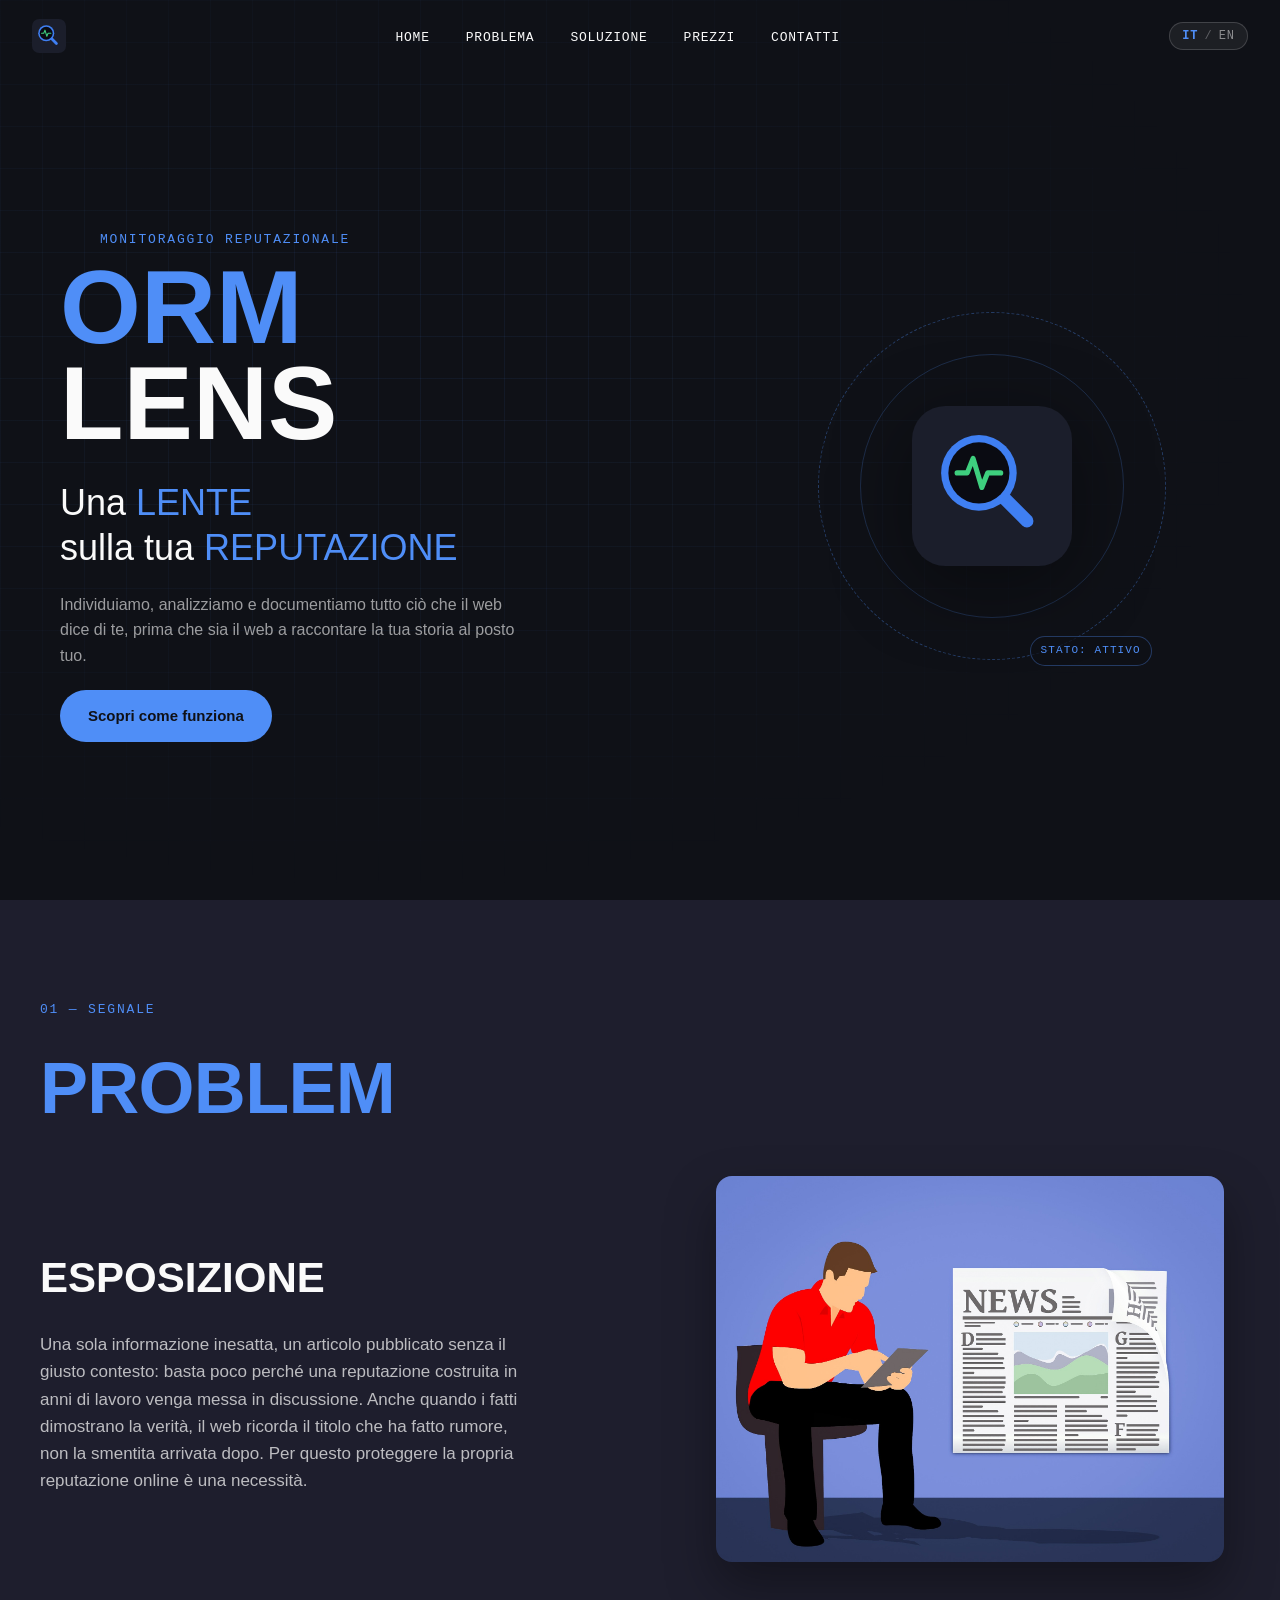
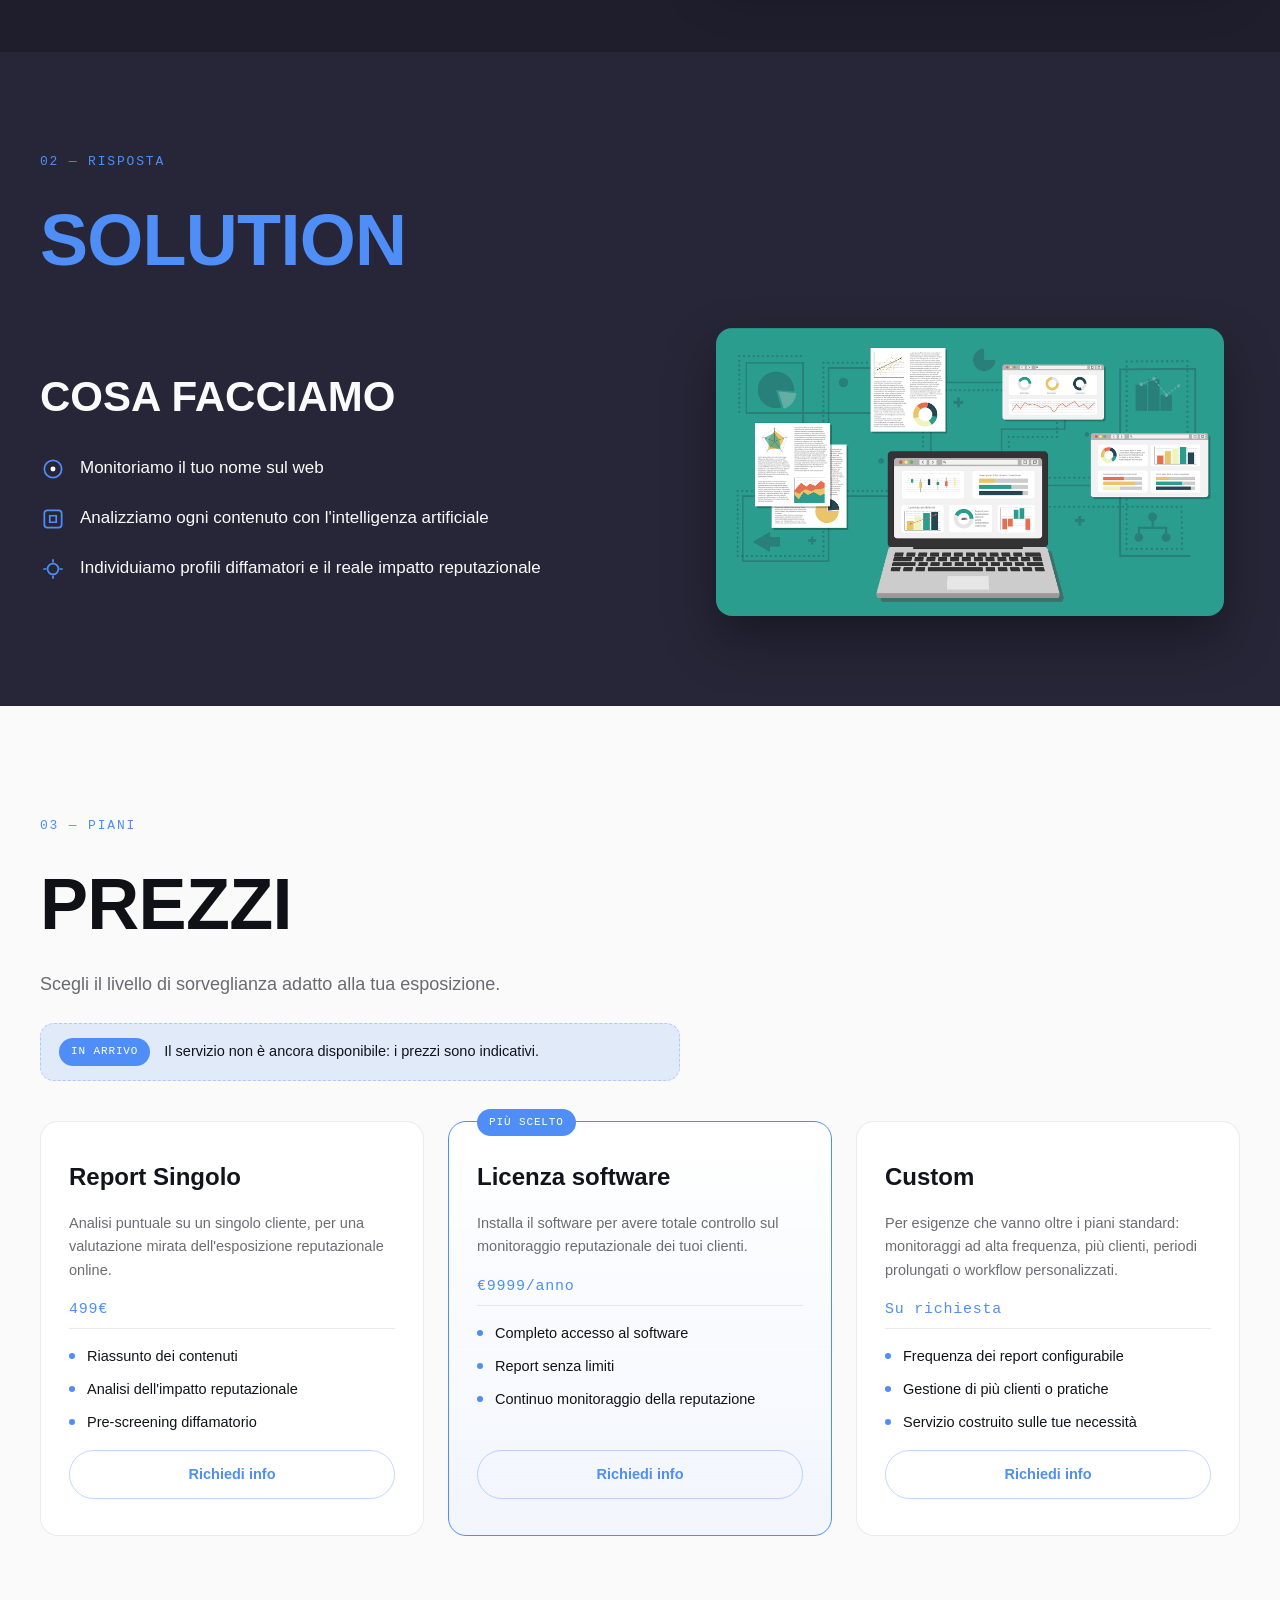
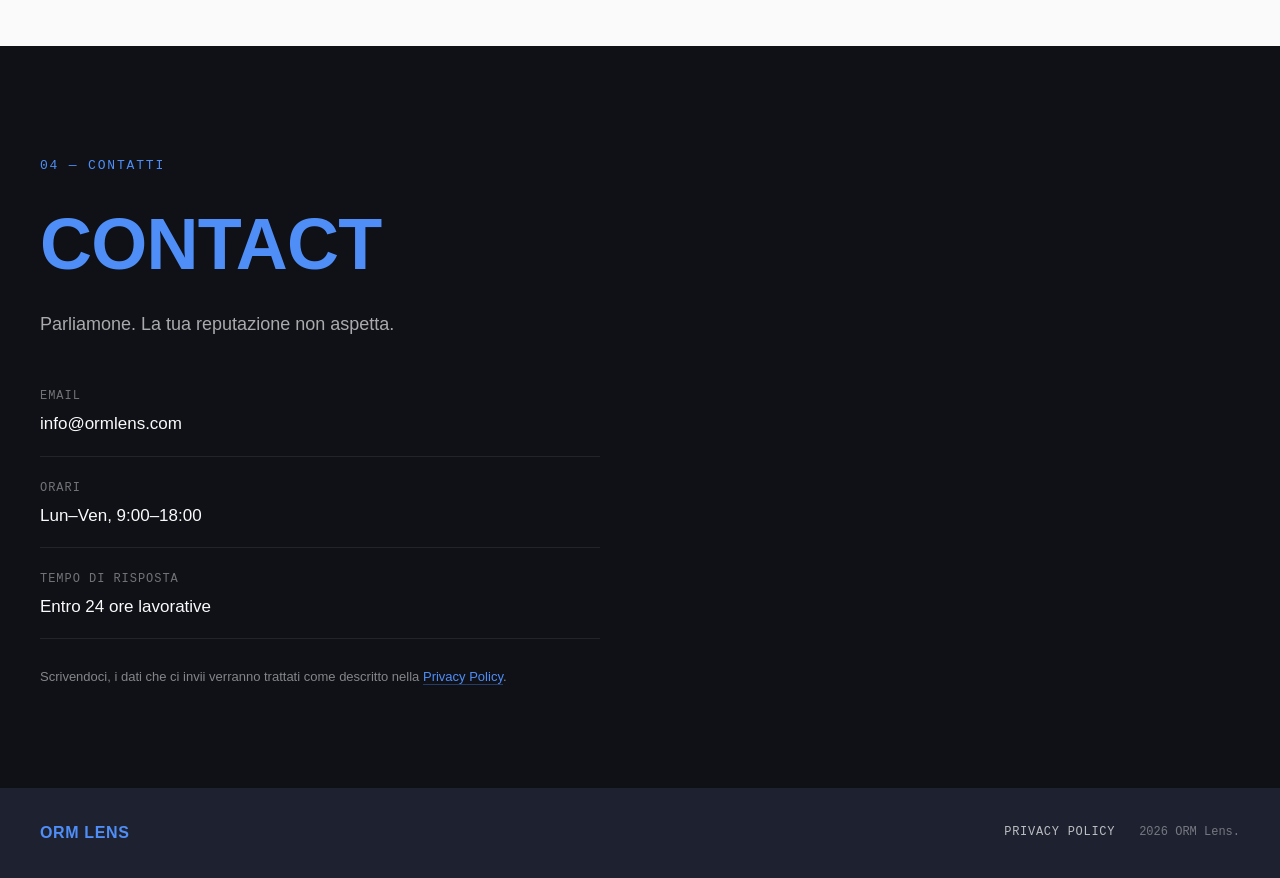
<file: index.html>
<!DOCTYPE html>
<html lang="it">
<head>
  <meta charset="UTF-8">
  <meta name="viewport" content="width=device-width, initial-scale=1.0">
  <title>ORM Lens — Monitoraggio reputazionale</title>
  <meta name="description" content="ORM Lens: individuiamo, analizziamo e documentiamo tutto ciò che il web dice di te.">
  <link rel="icon" href="materials/logo.svg" type="image/svg+xml">


  <link rel="stylesheet" href="style.css">
</head>
<body>

  <!-- ============ NAVBAR ============ -->
  <nav class="navbar" id="navbar">
    <a href="#home" class="logo">
      <img src="materials/logo.svg" class="logo_image" alt="ORM Lens">
    </a>

    <ul class="nav-links" id="navLinks">
      <li class="menu_button"><a href="#home" data-i18n="nav_home">Home</a></li>
      <li class="menu_button"><a href="#problem" data-i18n="nav_problem">Problema</a></li>
      <li class="menu_button"><a href="#solution" data-i18n="nav_solution">Soluzione</a></li>
      <li class="menu_button"><a href="#pricing" data-i18n="nav_pricing">Prezzi</a></li>
      <li class="menu_button"><a href="#contact" data-i18n="nav_contact">Contatti</a></li>
    </ul>

    <div class="nav_controls">
      <button type="button" class="lang_switch" id="langSwitch" aria-label="Cambia lingua / Change language">
        <span class="lang_option is-active" data-lang="it">IT</span>
        <span class="lang_divider">/</span>
        <span class="lang_option" data-lang="en">EN</span>
      </button>
      <button type="button" class="burger" id="burger" aria-label="Menu" aria-expanded="false">
        <span></span><span></span><span></span>
      </button>
    </div>
  </nav>

  <!-- ============ HERO ============ -->
  <div class="hero" id="home">
    <div class="scan_grid" aria-hidden="true"></div>

    <div class="left_column">
      <p class="eyebrow reveal" data-i18n="hero_eyebrow">MONITORAGGIO REPUTAZIONALE</p>

      <div class="title_name reveal">
        <h1 class="name_1">ORM</h1>
        <h1 class="name_2">LENS</h1>
      </div>

      <div class="description_label reveal">
        <p class="description">
          <span data-i18n="hero_line1">Una</span>
          <span class="accent_word" data-i18n="hero_word1">LENTE</span>
          <br>
          <span data-i18n="hero_line2">sulla tua</span>
          <span class="accent_word" data-i18n="hero_word2">REPUTAZIONE</span>
        </p>
        <p class="hero_sub" data-i18n="hero_sub">Individuiamo, analizziamo e documentiamo tutto ciò che il web dice di te, prima che sia il web a raccontare la tua storia al posto tuo.</p>
        <a href="#problem" class="cta_button" data-i18n="hero_cta">Scopri come funziona</a>
      </div>
    </div>

    <div class="right_column">
      <div class="lens_frame reveal">
        <div class="lens_ring ring_outer" aria-hidden="true"></div>
        <div class="lens_ring ring_mid" aria-hidden="true"></div>
        <div class="lens_sweep" aria-hidden="true"></div>
        <img src="materials/logo.svg" class="logo_principal" alt="ORM Lens logo">
        <span class="lens_tag" data-i18n="hero_status">STATO: ATTIVO</span>
      </div>
    </div>
  </div>

  <!-- ============ PROBLEM ============ -->
  <section class="problem" id="problem">
    <p class="eyebrow eyebrow_dark reveal">01 — <span data-i18n="problem_eyebrow">SEGNALE</span></p>
    <h2 class="section_title reveal">PROBLEM</h2>

    <div class="horizontal_section">
      <div class="problem1 reveal">
        <h3 class="exposure" data-i18n="problem_heading">ESPOSIZIONE</h3>
        <p class="problem_description" data-i18n="problem_body">Una sola informazione inesatta, un articolo pubblicato senza il giusto contesto: basta poco perché una reputazione costruita in anni di lavoro venga messa in discussione. Anche quando i fatti dimostrano la verità, il web ricorda il titolo che ha fatto rumore, non la smentita arrivata dopo. Per questo proteggere la propria reputazione online è una necessità.</p>
      </div>
      <div class="problem2 reveal">
        <img src="materials/news_problem.jpg" class="news_image" alt="Rassegna stampa">
      </div>
    </div>
  </section>

  <!-- ============ SOLUTION ============ -->
  <section class="solution" id="solution">
    <p class="eyebrow eyebrow_dark reveal">02 — <span data-i18n="solution_eyebrow">RISPOSTA</span></p>
    <h2 class="section_title reveal">SOLUTION</h2>

    <div class="horizontal_section">
      <div class="solution1 reveal">
        <h3 class="exposure" data-i18n="solution_heading">COSA FACCIAMO</h3>
        <ul class="service_list">
          <li class="point">
            <svg class="point_icon" viewBox="0 0 24 24" aria-hidden="true"><circle cx="12" cy="12" r="8"/><circle cx="12" cy="12" r="2.3" fill="currentColor" stroke="none"/></svg>
            <span data-i18n="solution_point1">Monitoriamo il tuo nome sul web</span>
          </li>
          <li class="point">
            <svg class="point_icon" viewBox="0 0 24 24" aria-hidden="true"><rect x="4" y="4" width="16" height="16" rx="3"/><path d="M9 9h6v6H9z"/></svg>
            <span data-i18n="solution_point2">Analizziamo ogni contenuto con l'intelligenza artificiale</span>
          </li>
          <li class="point">
            <svg class="point_icon" viewBox="0 0 24 24" aria-hidden="true"><path d="M12 3v3M12 18v3M3 12h3M18 12h3"/><circle cx="12" cy="12" r="5"/></svg>
            <span data-i18n="solution_point3">Individuiamo profili diffamatori e il reale impatto reputazionale</span>
          </li>
        </ul>
      </div>
      <div class="solution2 reveal">
        <img src="materials/solution.png" class="solution_img" alt="Dashboard di analisi">
      </div>
    </div>
  </section>

  <!-- ============ PRICING ============ -->
  <section class="pricing" id="pricing">
    <p class="eyebrow reveal">03 — <span data-i18n="pricing_eyebrow">PIANI</span></p>
    <h2 class="section_title section_title_light reveal" data-i18n="pricing_title">PREZZI</h2>
    <p class="section_subtitle reveal" data-i18n="pricing_subtitle">Scegli il livello di sorveglianza adatto alla tua esposizione.</p>
    <p class="soon_notice reveal">
      <span class="soon_badge" data-i18n="soon_badge">In arrivo</span>
      <span data-i18n="soon_text">Il servizio non è ancora disponibile: i prezzi sono indicativi.</span>
    </p>

    <div class="pricing_grid">
      <div class="price_card reveal">
        <h3 class="price_name" data-i18n="plan1_name">Report Singolo</h3>
        <p class="price_desc" data-i18n="plan1_desc">Analisi puntuale su un singolo cliente, per una valutazione mirata dell'esposizione reputazionale online.</p>
        <p class="price_value" data-i18n="plan1_price">499€</p>
        <ul class="price_features">
          <li data-i18n="plan1_f1">Riassunto dei contenuti</li>
          <li data-i18n="plan1_f2">Analisi dell'impatto reputazionale</li>
          <li data-i18n="plan1_f3">Pre-screening diffamatorio</li>
        </ul>
        <a href="#contact" class="price_cta" data-i18n="plan_cta">Richiedi info</a>
      </div>

      <div class="price_card price_card_featured reveal">
        <p class="price_badge" data-i18n="plan2_badge">Più scelto</p>
        <h3 class="price_name" data-i18n="plan2_name">Licenza software</h3>
        <p class="price_desc" data-i18n="plan2_desc">Installa il software per avere totale controllo sul monitoraggio reputazionale dei tuoi clienti.</p>
        <p class="price_value" data-i18n="plan2_price">€9999/anno</p>
        <ul class="price_features">
          <li data-i18n="plan2_f1">Completo accesso al software</li>
          <li data-i18n="plan2_f2">Report senza limiti</li>
          <li data-i18n="plan2_f3">Continuo monitoraggio della reputazione</li>
        </ul>
        <a href="#contact" class="price_cta" data-i18n="plan_cta">Richiedi info</a>
      </div>

      <div class="price_card reveal">
        <h3 class="price_name" data-i18n="plan3_name">Custom</h3>
        <p class="price_desc" data-i18n="plan3_desc">Per esigenze che vanno oltre i piani standard: monitoraggi ad alta frequenza, più clienti, periodi prolungati o workflow personalizzati.</p>
        <p class="price_value" data-i18n="plan3_price">Su richiesta</p>
        <ul class="price_features">
          <li data-i18n="plan3_f1">Frequenza dei report configurabile</li>
          <li data-i18n="plan3_f2">Gestione di più clienti o pratiche</li>
          <li data-i18n="plan3_f3">Servizio costruito sulle tue necessità</li>
        </ul>
        <a href="#contact" class="price_cta" data-i18n="plan_cta">Richiedi info</a>
      </div>
    </div>
  </section>

  <!-- ============ CONTACT ============ -->
  <section class="contact" id="contact">
    <p class="eyebrow eyebrow_dark reveal">04 — <span data-i18n="contact_eyebrow">CONTATTI</span></p>
    <h2 class="section_title reveal">CONTACT</h2>
    <p class="section_subtitle section_subtitle_dark reveal" data-i18n="contact_subtitle">Parliamone. La tua reputazione non aspetta.</p>

    <div class="contact_grid">

      <div class="contact_info reveal">
        <div class="info_row">
          <span class="info_label" data-i18n="contact_email_row_label">Email</span>
          <span class="info_value"><a href="mailto:info@ormlens.com">info@ormlens.com</a></span>
        </div>
        <div class="info_row">
          <span class="info_label" data-i18n="contact_hours_label">Orari</span>
          <span class="info_value" data-i18n="contact_hours_value">Lun–Ven, 9:00–18:00</span>
        </div>
        <div class="info_row">
          <span class="info_label" data-i18n="contact_response_label">Tempo di risposta</span>
          <span class="info_value" data-i18n="contact_response_value">Entro 24 ore lavorative</span>
        </div>
      </div>
    </div>

    <p class="contact_privacy_note reveal">
      <span data-i18n="contact_privacy_note">Scrivendoci, i dati che ci invii verranno trattati come descritto nella</span>
      <a href="privacy.html" data-i18n="footer_privacy">Privacy Policy</a>.
    </p>
  </section>

  <!-- ============ FOOTER ============ -->
  <footer class="footer">
    <span class="footer_brand">ORM LENS</span>
    <div class="footer_meta">
      <a href="privacy.html" class="footer_link" data-i18n="footer_privacy">Privacy Policy</a>
      <span class="footer_copy" data-i18n="footer_copy"> 2026 ORM Lens.</span>
    </div>
  </footer>

  <script src="main.js"></script>
</body>
</html>
</file>
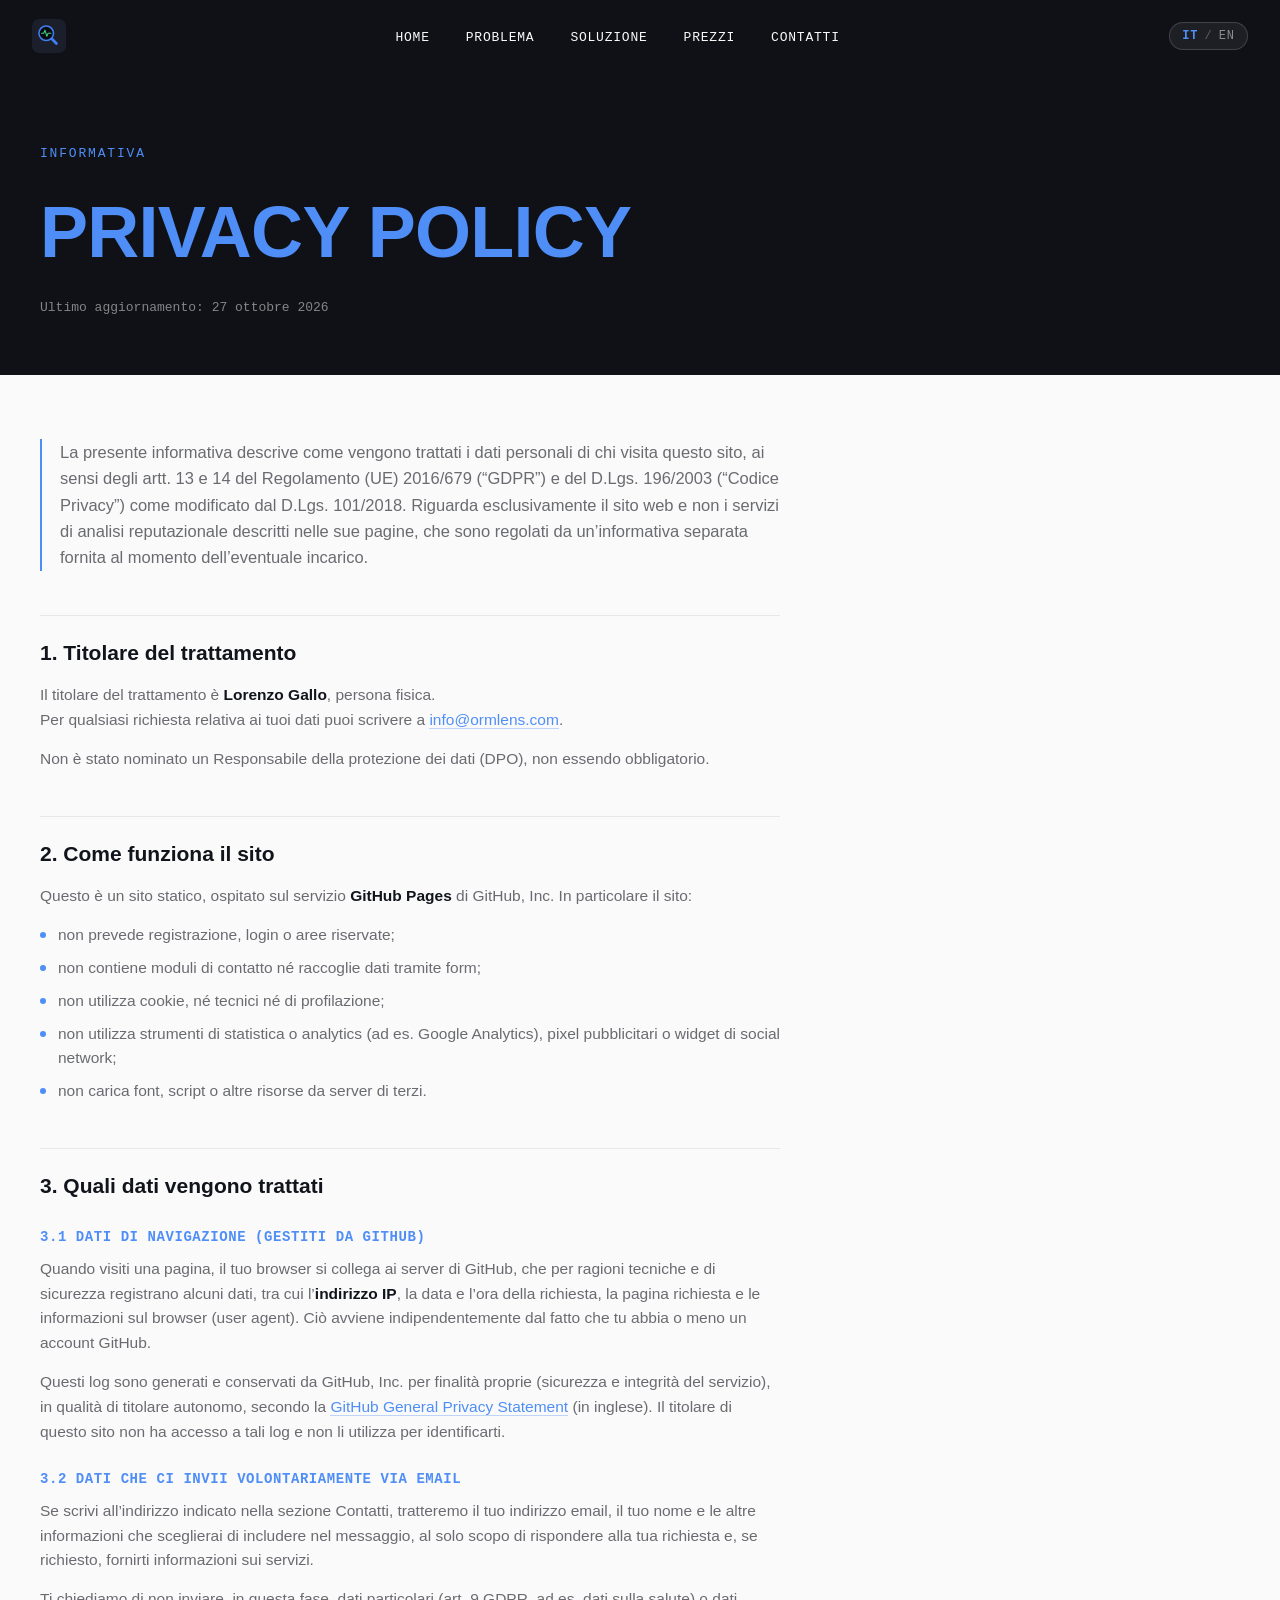
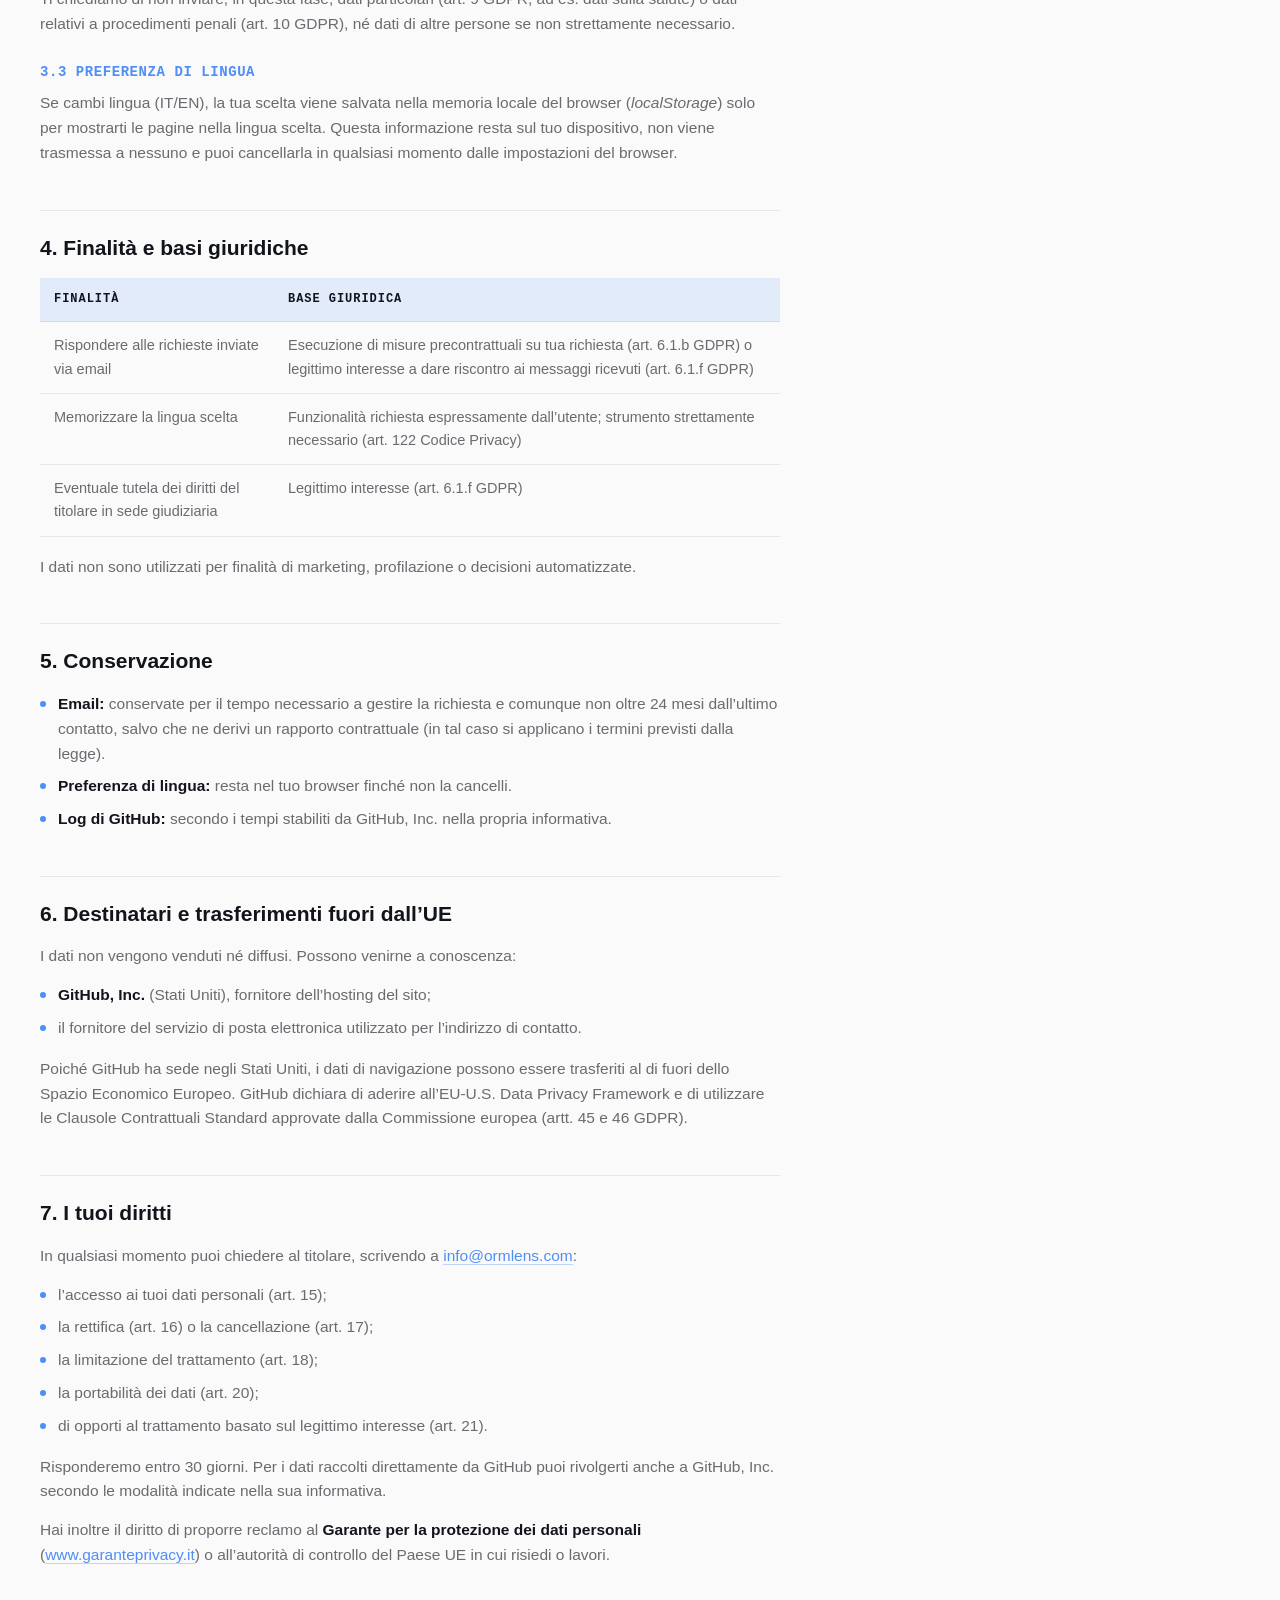
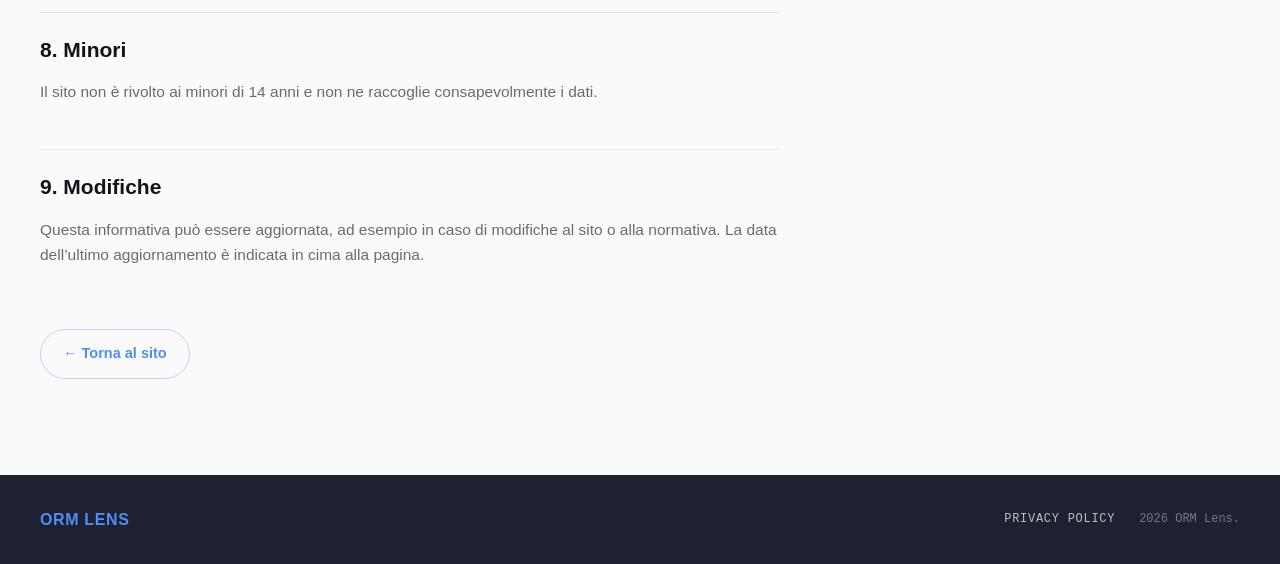
<file: privacy.html>
<!DOCTYPE html>
<html lang="it">
<head>
  <meta charset="UTF-8">
  <meta name="viewport" content="width=device-width, initial-scale=1.0">
  <title>Privacy Policy — ORM Lens</title>
  <meta name="description" content="Informativa sul trattamento dei dati personali del sito ORM Lens.">
  <meta name="robots" content="index, follow">
  <link rel="icon" href="materials/logo.svg" type="image/svg+xml">
  <link rel="stylesheet" href="style.css">
</head>
<body class="legal_page">

  <!-- ============ NAVBAR ============ -->
  <nav class="navbar scrolled" id="navbar">
    <a href="index.html#home" class="logo">
      <img src="materials/logo.svg" class="logo_image" alt="ORM Lens">
    </a>

    <ul class="nav-links" id="navLinks">
      <li class="menu_button"><a href="index.html#home" data-i18n="nav_home">Home</a></li>
      <li class="menu_button"><a href="index.html#problem" data-i18n="nav_problem">Problema</a></li>
      <li class="menu_button"><a href="index.html#solution" data-i18n="nav_solution">Soluzione</a></li>
      <li class="menu_button"><a href="index.html#pricing" data-i18n="nav_pricing">Prezzi</a></li>
      <li class="menu_button"><a href="index.html#contact" data-i18n="nav_contact">Contatti</a></li>
    </ul>

    <div class="nav_controls">
      <button type="button" class="lang_switch" id="langSwitch" aria-label="Cambia lingua / Change language">
        <span class="lang_option is-active" data-lang="it">IT</span>
        <span class="lang_divider">/</span>
        <span class="lang_option" data-lang="en">EN</span>
      </button>
      <button type="button" class="burger" id="burger" aria-label="Menu" aria-expanded="false">
        <span></span><span></span><span></span>
      </button>
    </div>
  </nav>

  <!-- ============ HEADER ============ -->
  <header class="legal_hero">
    <div class="scan_grid" aria-hidden="true"></div>
    <p class="eyebrow" data-i18n="privacy_eyebrow">INFORMATIVA</p>
    <h1 class="section_title">PRIVACY POLICY</h1>
    <p class="legal_updated" data-i18n="privacy_updated">Ultimo aggiornamento: 27 ottobre 2026</p>
  </header>

  <main class="legal_body">

    <!-- ===================== ITALIANO ===================== -->
    <article class="legal_content" data-lang-block="it" lang="it">

      <p class="legal_intro">
        La presente informativa descrive come vengono trattati i dati personali di chi visita questo sito,
        ai sensi degli artt. 13 e 14 del Regolamento (UE) 2016/679 (“GDPR”) e del D.Lgs. 196/2003
        (“Codice Privacy”) come modificato dal D.Lgs. 101/2018. Riguarda esclusivamente il sito web
        e non i servizi di analisi reputazionale descritti nelle sue pagine, che sono regolati da
        un’informativa separata fornita al momento dell’eventuale incarico.
      </p>

      <h2>1. Titolare del trattamento</h2>
      <p>
        Il titolare del trattamento è <strong>Lorenzo Gallo</strong>, persona fisica.<br>
        Per qualsiasi richiesta relativa ai tuoi dati puoi scrivere a
        <a href="mailto:info@ormlens.com">info@ormlens.com</a>.
      </p>
      <p>Non è stato nominato un Responsabile della protezione dei dati (DPO), non essendo obbligatorio.</p>

      <h2>2. Come funziona il sito</h2>
      <p>Questo è un sito statico, ospitato sul servizio <strong>GitHub Pages</strong> di GitHub, Inc. In particolare il sito:</p>
      <ul>
        <li>non prevede registrazione, login o aree riservate;</li>
        <li>non contiene moduli di contatto né raccoglie dati tramite form;</li>
        <li>non utilizza cookie, né tecnici né di profilazione;</li>
        <li>non utilizza strumenti di statistica o analytics (ad es. Google Analytics), pixel pubblicitari o widget di social network;</li>
        <li>non carica font, script o altre risorse da server di terzi.</li>
      </ul>

      <h2>3. Quali dati vengono trattati</h2>

      <h3>3.1 Dati di navigazione (gestiti da GitHub)</h3>
      <p>
        Quando visiti una pagina, il tuo browser si collega ai server di GitHub, che per ragioni tecniche
        e di sicurezza registrano alcuni dati, tra cui l’<strong>indirizzo IP</strong>, la data e l’ora della richiesta,
        la pagina richiesta e le informazioni sul browser (user agent). Ciò avviene indipendentemente dal fatto che
        tu abbia o meno un account GitHub.
      </p>
      <p>
        Questi log sono generati e conservati da GitHub, Inc. per finalità proprie (sicurezza e integrità del servizio),
        in qualità di titolare autonomo, secondo la
        <a href="https://docs.github.com/en/site-policy/privacy-policies/github-general-privacy-statement" target="_blank" rel="noopener">GitHub General Privacy Statement</a> (in inglese).
        Il titolare di questo sito non ha accesso a tali log e non li utilizza per identificarti.
      </p>

      <h3>3.2 Dati che ci invii volontariamente via email</h3>
      <p>
        Se scrivi all’indirizzo indicato nella sezione Contatti, tratteremo il tuo indirizzo email, il tuo nome
        e le altre informazioni che sceglierai di includere nel messaggio, al solo scopo di rispondere alla tua
        richiesta e, se richiesto, fornirti informazioni sui servizi.
      </p>
      <p>
        Ti chiediamo di non inviare, in questa fase, dati particolari (art. 9 GDPR, ad es. dati sulla salute)
        o dati relativi a procedimenti penali (art. 10 GDPR), né dati di altre persone se non strettamente necessario.
      </p>

      <h3>3.3 Preferenza di lingua</h3>
      <p>
        Se cambi lingua (IT/EN), la tua scelta viene salvata nella memoria locale del browser (<em>localStorage</em>)
        solo per mostrarti le pagine nella lingua scelta. Questa informazione resta sul tuo dispositivo, non viene
        trasmessa a nessuno e puoi cancellarla in qualsiasi momento dalle impostazioni del browser.
      </p>

      <h2>4. Finalità e basi giuridiche</h2>
      <table class="legal_table">
        <thead>
          <tr><th>Finalità</th><th>Base giuridica</th></tr>
        </thead>
        <tbody>
          <tr>
            <td>Rispondere alle richieste inviate via email</td>
            <td>Esecuzione di misure precontrattuali su tua richiesta (art. 6.1.b GDPR) o legittimo interesse a dare riscontro ai messaggi ricevuti (art. 6.1.f GDPR)</td>
          </tr>
          <tr>
            <td>Memorizzare la lingua scelta</td>
            <td>Funzionalità richiesta espressamente dall’utente; strumento strettamente necessario (art. 122 Codice Privacy)</td>
          </tr>
          <tr>
            <td>Eventuale tutela dei diritti del titolare in sede giudiziaria</td>
            <td>Legittimo interesse (art. 6.1.f GDPR)</td>
          </tr>
        </tbody>
      </table>
      <p>I dati non sono utilizzati per finalità di marketing, profilazione o decisioni automatizzate.</p>

      <h2>5. Conservazione</h2>
      <ul>
        <li><strong>Email:</strong> conservate per il tempo necessario a gestire la richiesta e comunque non oltre 24 mesi dall’ultimo contatto, salvo che ne derivi un rapporto contrattuale (in tal caso si applicano i termini previsti dalla legge).</li>
        <li><strong>Preferenza di lingua:</strong> resta nel tuo browser finché non la cancelli.</li>
        <li><strong>Log di GitHub:</strong> secondo i tempi stabiliti da GitHub, Inc. nella propria informativa.</li>
      </ul>

      <h2>6. Destinatari e trasferimenti fuori dall’UE</h2>
      <p>I dati non vengono venduti né diffusi. Possono venirne a conoscenza:</p>
      <ul>
        <li><strong>GitHub, Inc.</strong> (Stati Uniti), fornitore dell’hosting del sito;</li>
        <li>il fornitore del servizio di posta elettronica utilizzato per l’indirizzo di contatto.</li>
      </ul>
      <p>
        Poiché GitHub ha sede negli Stati Uniti, i dati di navigazione possono essere trasferiti al di fuori
        dello Spazio Economico Europeo. GitHub dichiara di aderire all’EU-U.S. Data Privacy Framework e di
        utilizzare le Clausole Contrattuali Standard approvate dalla Commissione europea (artt. 45 e 46 GDPR).
      </p>

      <h2>7. I tuoi diritti</h2>
      <p>In qualsiasi momento puoi chiedere al titolare, scrivendo a <a href="mailto:info@ormlens.com">info@ormlens.com</a>:</p>
      <ul>
        <li>l’accesso ai tuoi dati personali (art. 15);</li>
        <li>la rettifica (art. 16) o la cancellazione (art. 17);</li>
        <li>la limitazione del trattamento (art. 18);</li>
        <li>la portabilità dei dati (art. 20);</li>
        <li>di opporti al trattamento basato sul legittimo interesse (art. 21).</li>
      </ul>
      <p>
        Risponderemo entro 30 giorni. Per i dati raccolti direttamente da GitHub puoi rivolgerti anche a GitHub, Inc.
        secondo le modalità indicate nella sua informativa.
      </p>
      <p>
        Hai inoltre il diritto di proporre reclamo al <strong>Garante per la protezione dei dati personali</strong>
        (<a href="https://www.garanteprivacy.it" target="_blank" rel="noopener">www.garanteprivacy.it</a>)
        o all’autorità di controllo del Paese UE in cui risiedi o lavori.
      </p>

      <h2>8. Minori</h2>
      <p>Il sito non è rivolto ai minori di 14 anni e non ne raccoglie consapevolmente i dati.</p>

      <h2>9. Modifiche</h2>
      <p>
        Questa informativa può essere aggiornata, ad esempio in caso di modifiche al sito o alla normativa.
        La data dell’ultimo aggiornamento è indicata in cima alla pagina.
      </p>
    </article>

    <!-- ===================== ENGLISH ===================== -->
    <article class="legal_content" data-lang-block="en" lang="en" hidden>

      <p class="legal_intro">
        This notice explains how the personal data of visitors to this website is processed, in accordance with
        Articles 13 and 14 of Regulation (EU) 2016/679 (“GDPR”) and Italian Legislative Decree 196/2003 (“Privacy Code”)
        as amended by Legislative Decree 101/2018. It covers the website only, not the reputation analysis services
        described on it, which are governed by a separate notice provided if and when an engagement begins.
        In case of discrepancy, the Italian version prevails.
      </p>

      <h2>1. Data controller</h2>
      <p>
        The data controller is <strong>Lorenzo Gallo</strong>, a private individual.<br>
        For any request regarding your data, write to
        <a href="mailto:info@ormlens.com">info@ormlens.com</a>.
      </p>
      <p>No Data Protection Officer (DPO) has been appointed, as none is required.</p>

      <h2>2. How the site works</h2>
      <p>This is a static website hosted on <strong>GitHub Pages</strong>, a service of GitHub, Inc. The site:</p>
      <ul>
        <li>has no registration, login or restricted areas;</li>
        <li>has no contact forms and collects no data through forms;</li>
        <li>uses no cookies, technical or profiling;</li>
        <li>uses no analytics tools (e.g. Google Analytics), advertising pixels or social media widgets;</li>
        <li>loads no fonts, scripts or other resources from third-party servers.</li>
      </ul>

      <h2>3. What data is processed</h2>

      <h3>3.1 Browsing data (handled by GitHub)</h3>
      <p>
        When you visit a page, your browser connects to GitHub’s servers, which for technical and security reasons
        log certain data, including your <strong>IP address</strong>, the date and time of the request, the page requested
        and browser information (user agent). This happens whether or not you have a GitHub account.
      </p>
      <p>
        These logs are created and kept by GitHub, Inc. for its own purposes (security and service integrity),
        as an independent controller, under the
        <a href="https://docs.github.com/en/site-policy/privacy-policies/github-general-privacy-statement" target="_blank" rel="noopener">GitHub General Privacy Statement</a>.
        The controller of this website has no access to these logs and does not use them to identify you.
      </p>

      <h3>3.2 Data you send us by email</h3>
      <p>
        If you write to the address shown in the Contact section, we will process your email address, your name and
        any other information you choose to include, solely to reply to your request and, where asked, to give you
        information about our services.
      </p>
      <p>
        Please do not send, at this stage, special categories of data (Art. 9 GDPR, e.g. health data) or data
        relating to criminal proceedings (Art. 10 GDPR), nor data about other people unless strictly necessary.
      </p>

      <h3>3.3 Language preference</h3>
      <p>
        If you switch language (IT/EN), your choice is stored in your browser’s local storage (<em>localStorage</em>)
        only to show pages in that language. It stays on your device, is not sent to anyone, and you can delete it
        at any time from your browser settings.
      </p>

      <h2>4. Purposes and legal bases</h2>
      <table class="legal_table">
        <thead>
          <tr><th>Purpose</th><th>Legal basis</th></tr>
        </thead>
        <tbody>
          <tr>
            <td>Replying to email enquiries</td>
            <td>Pre-contractual steps taken at your request (Art. 6(1)(b) GDPR) or legitimate interest in replying to messages received (Art. 6(1)(f) GDPR)</td>
          </tr>
          <tr>
            <td>Remembering your chosen language</td>
            <td>Feature explicitly requested by the user; strictly necessary storage (Art. 122 Italian Privacy Code)</td>
          </tr>
          <tr>
            <td>Establishing or defending legal claims, if needed</td>
            <td>Legitimate interest (Art. 6(1)(f) GDPR)</td>
          </tr>
        </tbody>
      </table>
      <p>Data is not used for marketing, profiling or automated decision-making.</p>

      <h2>5. Retention</h2>
      <ul>
        <li><strong>Emails:</strong> kept as long as needed to handle your request and no longer than 24 months after the last contact, unless a contract follows (in which case statutory retention periods apply).</li>
        <li><strong>Language preference:</strong> stays in your browser until you delete it.</li>
        <li><strong>GitHub logs:</strong> according to the periods set by GitHub, Inc. in its own privacy statement.</li>
      </ul>

      <h2>6. Recipients and transfers outside the EU</h2>
      <p>Data is never sold or published. It may be accessed by:</p>
      <ul>
        <li><strong>GitHub, Inc.</strong> (United States), the website’s hosting provider;</li>
        <li>the email service provider used for the contact address.</li>
      </ul>
      <p>
        As GitHub is based in the United States, browsing data may be transferred outside the European Economic Area.
        GitHub states that it participates in the EU-U.S. Data Privacy Framework and uses the Standard Contractual
        Clauses approved by the European Commission (Arts. 45 and 46 GDPR).
      </p>

      <h2>7. Your rights</h2>
      <p>At any time you can ask the controller, by writing to <a href="mailto:info@ormlens.com">info@ormlens.com</a>, for:</p>
      <ul>
        <li>access to your personal data (Art. 15);</li>
        <li>rectification (Art. 16) or erasure (Art. 17);</li>
        <li>restriction of processing (Art. 18);</li>
        <li>data portability (Art. 20);</li>
        <li>objection to processing based on legitimate interest (Art. 21).</li>
      </ul>
      <p>
        We will reply within 30 days. For data collected directly by GitHub you can also contact GitHub, Inc.
        as described in its privacy statement.
      </p>
      <p>
        You also have the right to lodge a complaint with the Italian Data Protection Authority, the
        <strong>Garante per la protezione dei dati personali</strong>
        (<a href="https://www.garanteprivacy.it" target="_blank" rel="noopener">www.garanteprivacy.it</a>),
        or with the supervisory authority of the EU country where you live or work.
      </p>

      <h2>8. Children</h2>
      <p>The site is not aimed at children under 14 and does not knowingly collect their data.</p>

      <h2>9. Changes</h2>
      <p>
        This notice may be updated, for example if the site or the law changes.
        The date of the latest update is shown at the top of this page.
      </p>
    </article>

    <a href="index.html" class="legal_back" data-i18n="privacy_back">← Torna al sito</a>
  </main>

  <!-- ============ FOOTER ============ -->
  <footer class="footer">
    <span class="footer_brand">ORM LENS</span>
    <div class="footer_meta">
      <a href="privacy.html" class="footer_link" data-i18n="footer_privacy">Privacy Policy</a>
      <span class="footer_copy" data-i18n="footer_copy"> 2026 ORM Lens.</span>
    </div>
  </footer>

  <script src="main.js"></script>
</body>
</html>
</file>
<file: style.css>
:root{
    /* --- palette (unchanged from original brief) --- */
    --primary-color: #0f1117;
    --secondary-color: #1e1e2d;
    --third-color: #262638;
    --ico-color: #1e2130;
    --name_1-color: #4f8ef7;
    --paper: #fafafa;

    /* derived tokens */
    --accent-soft: rgba(79, 142, 247, 0.14);
    --accent-line: rgba(79, 142, 247, 0.35);
    --ink: #12141c;
    --ink-soft: rgba(18, 20, 28, 0.62);
    --paper-soft: rgba(250, 250, 250, 0.68);

    --font-display: Verdana, Geneva, Tahoma, sans-serif;
    --font-body: Verdana, Geneva, Tahoma, sans-serif;
    --font-mono: 'Courier New', monospace;

    --nav-h: 72px;
    --ease: cubic-bezier(0.16, 1, 0.3, 1);
}

/* Reset base */
* {
    margin: 0;
    padding: 0;
    box-sizing: border-box;
}

html{
    scroll-behavior: smooth;
}

body {
    line-height: 1.6;
    background-color: var(--paper);
    font-family: var(--font-body);
    color: var(--ink);
    overflow-x: hidden;
}

a { color: inherit; text-decoration: none; }

[hidden]{ display: none !important; }

/* ============ NAVBAR ============ */
.navbar {
    position: fixed;
    top: 0;
    left: 0;
    width: 100%;
    height: var(--nav-h);
    background-color: transparent;
    padding: 0 32px;
    display: flex;
    justify-content: space-between;
    align-items: center;
    z-index: 1000;
    transition: background-color 0.4s var(--ease), box-shadow 0.4s var(--ease), backdrop-filter 0.4s var(--ease);
}

.navbar.scrolled{
    background-color: rgba(30, 33, 48, 0.82);
    backdrop-filter: blur(14px);
    box-shadow: 0 8px 30px rgba(0, 0, 0, 0.25);
}

.logo{
    height: 100%;
    display: flex;
    align-items: center;
}

.logo_image{
    height: 34px;
    width: auto;
}

.nav-links {
    display: flex;
    list-style: none;
    gap: 4px;
    align-items: center;
}

.menu_button{
    position: relative;
    padding: 8px 4px;
    margin: 0 12px;
}

.menu_button a {
    text-decoration: none;
    color: #fafafa;
    font-family: var(--font-mono);
    font-size: 13px;
    letter-spacing: 0.06em;
    text-transform: uppercase;
    transition: color 0.25s var(--ease);
}

.menu_button::after{
    content: "";
    position: absolute;
    left: 4px;
    right: 4px;
    bottom: 0;
    height: 1px;
    background: var(--name_1-color);
    transform: scaleX(0);
    transform-origin: left;
    transition: transform 0.3s var(--ease);
}

.menu_button:hover::after{
    transform: scaleX(1);
}

.menu_button:hover a{
    color: var(--name_1-color);
}

.nav_controls{
    display: flex;
    align-items: center;
    gap: 20px;
}

/* language switch */
.lang_switch{
    display: flex;
    align-items: center;
    gap: 6px;
    background: rgba(255,255,255,0.06);
    border: 1px solid rgba(255,255,255,0.16);
    border-radius: 999px;
    padding: 6px 12px;
    cursor: pointer;
    font-family: var(--font-mono);
    font-size: 12px;
    letter-spacing: 0.08em;
    color: rgba(250,250,250,0.5);
    transition: border-color 0.25s var(--ease), background 0.25s var(--ease);
}

.lang_switch:hover{
    border-color: var(--accent-line);
}

.lang_divider{
    color: rgba(250,250,250,0.3);
}

.lang_option{
    transition: color 0.25s var(--ease);
}

.lang_option.is-active{
    color: var(--name_1-color);
    font-weight: 600;
}

/* burger (mobile only) */
.burger{
    display: none;
    flex-direction: column;
    justify-content: center;
    gap: 5px;
    width: 32px;
    height: 32px;
    background: none;
    border: none;
    cursor: pointer;
    padding: 0;
}

.burger span{
    display: block;
    height: 2px;
    width: 100%;
    background: #fafafa;
    border-radius: 2px;
    transition: transform 0.3s var(--ease), opacity 0.3s var(--ease);
}

.burger.is-open span:nth-child(1){ transform: translateY(7px) rotate(45deg); }
.burger.is-open span:nth-child(2){ opacity: 0; }
.burger.is-open span:nth-child(3){ transform: translateY(-7px) rotate(-45deg); }

/* ============ SHARED SECTION PIECES ============ */
.eyebrow{
    font-family: var(--font-mono);
    font-size: 13px;
    letter-spacing: 0.14em;
    color: var(--name_1-color);
    text-transform: uppercase;
    padding: 0 40px;
    margin-bottom: 10px;
}

.eyebrow_dark{
    color: var(--name_1-color);
}

.section_title{
    color: var(--name_1-color);
    font-family: var(--font-display);
    font-size: clamp(42px, 6vw, 72px);
    padding: 0 40px;
    font-style: normal;
    font-weight: 600;
    letter-spacing: -0.01em;
    margin-bottom: 8px;
}

.light_word{
    color: #fafafa;
}

.section_title_light{
    color: var(--primary-color);
}

.section_subtitle{
    font-family: var(--font-body);
    font-size: 18px;
    color: var(--ink-soft);
    padding: 0 40px;
    max-width: 640px;
    margin-bottom: 48px;
}

.section_subtitle_dark{
    color: rgba(250,250,250,0.66);
}

/* scroll-reveal */
.reveal{
    opacity: 0;
    transform: translateY(28px);
    transition: opacity 0.8s var(--ease), transform 0.8s var(--ease);
}

.reveal.is-visible{
    opacity: 1;
    transform: translateY(0);
}

@media (prefers-reduced-motion: reduce){
    .reveal{ opacity: 1; transform: none; transition: none; }
    *{ animation: none !important; }
}

/* ============ HERO ============ */
.hero{
    position: relative;
    margin-top: 0;
    padding-top: var(--nav-h);
    width: 100%;
    min-height: 100vh;
    display: flex;
    flex-direction: row;
    align-items: center;
    background-color: var(--primary-color);
    overflow: hidden;
}

.scan_grid{
    position: absolute;
    inset: 0;
    background-image:
        linear-gradient(rgba(79,142,247,0.07) 1px, transparent 1px),
        linear-gradient(90deg, rgba(79,142,247,0.07) 1px, transparent 1px);
    background-size: 42px 42px;
    mask-image: radial-gradient(ellipse at 30% 40%, black 10%, transparent 70%);
    pointer-events: none;
}

.left_column{
    width: 55%;
    padding: 40px 20px 40px 60px;
    position: relative;
    z-index: 2;
}

.right_column{
    width: 45%;
    display: flex;
    justify-content: center;
    align-items: center;
    padding: 40px;
    position: relative;
    z-index: 2;
}

.title_name{
    display: flex;
    flex-direction: column;
    line-height: 0.92;
    margin-bottom: 28px;
}

.name_1{
    color: var(--name_1-color);
    font-family: var(--font-display);
    font-size: clamp(56px, 9vw, 104px);
    font-weight: 700;
}

.name_2{
    color: #fafafa;
    font-family: var(--font-display);
    font-size: clamp(56px, 9vw, 104px);
    font-weight: 700;
}

.description_label{
    display: flex;
    flex-direction: column;
    gap: 22px;
}

.description{
    font-family: var(--font-display);
    color: #fafafa;
    font-weight: 500;
    font-size: clamp(24px, 3vw, 36px);
    line-height: 1.25;
}

.accent_word{
    color: var(--name_1-color);
}

.hero_sub{
    font-family: var(--font-body);
    color: rgba(250,250,250,0.6);
    font-size: 16px;
    max-width: 460px;
}

.cta_button{
    display: inline-block;
    width: fit-content;
    background: var(--name_1-color);
    color: #0f1117;
    font-family: var(--font-body);
    font-weight: 600;
    font-size: 15px;
    padding: 14px 28px;
    border-radius: 999px;
    text-decoration: none;
    transition: transform 0.25s var(--ease), box-shadow 0.25s var(--ease);
    box-shadow: 0 0 0 rgba(79,142,247,0);
}

.cta_button:hover{
    transform: translateY(-2px);
    box-shadow: 0 12px 28px rgba(79,142,247,0.35);
}

/* signature: lens graphic */
.lens_frame{
    position: relative;
    width: min(70%, 420px);
    aspect-ratio: 1 / 1;
    display: flex;
    align-items: center;
    justify-content: center;
}

.lens_ring{
    position: absolute;
    border-radius: 50%;
    border: 1px solid var(--accent-line);
}

.ring_outer{
    inset: 0;
    animation: spin 40s linear infinite;
    border-style: dashed;
}

.ring_mid{
    inset: 12%;
    animation: spin 26s linear infinite reverse;
    border-color: rgba(79,142,247,0.22);
}

.ring_inner{
    inset: 26%;
    background: radial-gradient(circle at 50% 45%, rgba(79,142,247,0.16), transparent 70%);
    animation: pulse 3.4s ease-in-out infinite;
}

.lens_sweep{
    position: absolute;
    inset: 4%;
    border-radius: 50%;
    overflow: hidden;
    pointer-events: none;
}

.lens_sweep::after{
    content: "";
    position: absolute;
    top: -60%;
    left: -10%;
    width: 120%;
    height: 40%;
    background: linear-gradient(180deg, rgba(79,142,247,0.28), transparent);
    animation: sweep 3.4s ease-in-out infinite;
}

@keyframes spin{
    from{ transform: rotate(0deg); }
    to{ transform: rotate(360deg); }
}

@keyframes pulse{
    0%, 100%{ opacity: 0.6; transform: scale(1); }
    50%{ opacity: 1; transform: scale(1.04); }
}

@keyframes sweep{
    0%{ transform: translateY(0%); opacity: 0; }
    15%{ opacity: 1; }
    85%{ opacity: 1; }
    100%{ transform: translateY(260%); opacity: 0; }
}

.logo_principal{
    width: 46%;
    position: relative;
    z-index: 2;
    filter: drop-shadow(0 20px 40px rgba(0,0,0,0.4));
}

.lens_tag{
    position: absolute;
    bottom: -6px;
    right: 4%;
    font-family: var(--font-mono);
    font-size: 11px;
    letter-spacing: 0.1em;
    color: var(--name_1-color);
    background: rgba(15,17,23,0.7);
    border: 1px solid var(--accent-line);
    padding: 5px 10px;
    border-radius: 999px;
}

/* ============ PROBLEM ============ */
.problem{
    padding: 100px 0 90px;
    background-color: var(--secondary-color);
    width: 100%;
}

.horizontal_section{
    width: 100%;
    display: flex;
    flex-direction: row;
    gap: 40px;
    margin-top: 30px;
}

.problem1{
    width: 50%;
    display: flex;
    flex-direction: column;
    justify-content: center;
    gap: 20px;
}

.problem2{
    width: 50%;
    display: flex;
    justify-content: center;
    align-items: center;
}

.exposure{
    color: #fafafa;
    font-family: var(--font-display);
    font-size: clamp(28px, 3.4vw, 42px);
    padding: 0 40px;
    font-weight: 600;
}

.problem_description{
    font-size: 17px;
    font-family: var(--font-body);
    color: rgba(250,250,250,0.72);
    padding: 0 40px;
    max-width: 560px;
}

.news_image{
    width: 82%;
    border-radius: 16px;
    box-shadow: 0 24px 50px rgba(0,0,0,0.35);
    transition: transform 0.5s var(--ease);
}

.news_image:hover{
    transform: translateY(-6px);
}

/* ============ SOLUTION ============ */
.solution{
    padding: 100px 0 90px;
    background-color: var(--third-color);
}

.solution1{
    width: 50%;
    display: flex;
    flex-direction: column;
    justify-content: center;
    gap: 24px;
}

.solution2{
    width: 50%;
    display: flex;
    justify-content: center;
    align-items: center;
}

.solution_img{
    width: 82%;
    border-radius: 16px;
    box-shadow: 0 24px 50px rgba(0,0,0,0.35);
    transition: transform 0.5s var(--ease);
}

.solution_img:hover{
    transform: translateY(-6px);
}

.service_list {
    padding: 0 40px;
    list-style: none;
    display: flex;
    flex-direction: column;
    gap: 22px;
}

.point{
    display: flex;
    align-items: flex-start;
    gap: 14px;
    color: #fafafa;
    font-size: 17px;
    font-family: var(--font-body);
}

.point_icon{
    flex-shrink: 0;
    width: 26px;
    height: 26px;
    margin-top: 2px;
    fill: none;
    stroke: var(--name_1-color);
    stroke-width: 1.6;
}

/* ============ PRICING ============ */
.pricing{
    padding: 110px 0;
    background-color: var(--paper);
}

.pricing_grid{
    display: grid;
    grid-template-columns: repeat(3, 1fr);
    gap: 24px;
    padding: 0 40px;
}

.price_card{
    position: relative;
    background: #ffffff;
    border: 1px solid rgba(18,20,28,0.08);
    border-radius: 18px;
    padding: 36px 28px;
    display: flex;
    flex-direction: column;
    gap: 16px;
    transition: transform 0.35s var(--ease), box-shadow 0.35s var(--ease), border-color 0.35s var(--ease);
}

.price_card:hover{
    transform: translateY(-8px);
    box-shadow: 0 24px 48px rgba(18,20,28,0.1);
    border-color: var(--accent-line);
}

.price_card_featured{
    border-color: var(--name_1-color);
    background: linear-gradient(180deg, #ffffff 0%, var(--accent-soft) 220%);
}

.price_badge{
    position: absolute;
    top: -13px;
    left: 28px;
    background: var(--name_1-color);
    color: #ffffff;
    font-family: var(--font-mono);
    font-size: 11px;
    letter-spacing: 0.08em;
    text-transform: uppercase;
    padding: 5px 12px;
    border-radius: 999px;
}

.price_name{
    font-family: var(--font-display);
    font-size: 24px;
    font-weight: 600;
    color: var(--ink);
}

.price_desc{
    font-size: 14.5px;
    color: var(--ink-soft);
}

.price_value{
    font-family: var(--font-mono);
    font-size: 15px;
    letter-spacing: 0.05em;
    color: var(--name_1-color);
    padding-bottom: 6px;
    border-bottom: 1px solid rgba(18,20,28,0.08);
}

.price_features{
    list-style: none;
    display: flex;
    flex-direction: column;
    gap: 10px;
    font-size: 14.5px;
    color: var(--ink);
    flex-grow: 1;
}

.price_features li{
    padding-left: 18px;
    position: relative;
}

.price_features li::before{
    content: "";
    position: absolute;
    left: 0;
    top: 8px;
    width: 6px;
    height: 6px;
    border-radius: 50%;
    background: var(--name_1-color);
}

.price_cta{
    text-align: center;
    text-decoration: none;
    font-family: var(--font-body);
    font-weight: 600;
    font-size: 14.5px;
    color: var(--name_1-color);
    border: 1px solid var(--accent-line);
    border-radius: 999px;
    padding: 12px 20px;
    transition: background 0.25s var(--ease), color 0.25s var(--ease);
}

.price_cta:hover{
    background: var(--name_1-color);
    color: #ffffff;
}

.soon_notice{
    display: flex;
    align-items: center;
    flex-wrap: wrap;
    gap: 10px 14px;
    margin: -24px 40px 40px;
    padding: 14px 18px;
    max-width: 640px;
    border: 1px dashed var(--accent-line);
    border-radius: 14px;
    background: var(--accent-soft);
    font-size: 14.5px;
    color: var(--ink);
}

.soon_badge{
    background: var(--name_1-color);
    color: #ffffff;
    font-family: var(--font-mono);
    font-size: 11px;
    letter-spacing: 0.08em;
    text-transform: uppercase;
    padding: 5px 12px;
    border-radius: 999px;
}

/* ============ CONTACT ============ */
.contact{
    padding: 110px 0 100px;
    background-color: var(--primary-color);
}

.contact_grid{
    display: grid;
    grid-template-columns: 1fr;
    max-width: 640px;
    gap: 48px;
    padding: 0 40px;
}

.contact_info{
    display: flex;
    flex-direction: column;
    gap: 22px;
    justify-content: center;
}

.info_row{
    display: flex;
    flex-direction: column;
    gap: 4px;
    border-bottom: 1px solid rgba(255,255,255,0.08);
    padding-bottom: 18px;
}

.info_label{
    font-family: var(--font-mono);
    font-size: 12px;
    letter-spacing: 0.08em;
    text-transform: uppercase;
    color: rgba(250,250,250,0.42);
}

.info_value{
    font-family: var(--font-body);
    font-size: 17px;
    color: #fafafa;
}

.contact_privacy_note{
    padding: 0 40px;
    margin-top: 28px;
    max-width: 640px;
    font-size: 13px;
    color: rgba(250,250,250,0.5);
}

.contact_privacy_note a{
    color: var(--name_1-color);
    border-bottom: 1px solid var(--accent-line);
}

/* ============ FOOTER ============ */
.footer{
    background: var(--ico-color);
    padding: 32px 40px;
    display: flex;
    justify-content: space-between;
    align-items: center;
    flex-wrap: wrap;
    gap: 10px;
}

.footer_brand{
    font-family: var(--font-display);
    color: var(--name_1-color);
    font-weight: 600;
    letter-spacing: 0.04em;
}

.footer_meta{
    display: flex;
    align-items: center;
    flex-wrap: wrap;
    gap: 8px 24px;
}

.footer_link{
    font-family: var(--font-mono);
    font-size: 12px;
    letter-spacing: 0.06em;
    text-transform: uppercase;
    color: rgba(250,250,250,0.72);
    transition: color 0.25s var(--ease);
}

.footer_link:hover{
    color: var(--name_1-color);
}

.footer_copy{
    font-family: var(--font-mono);
    font-size: 12px;
    color: rgba(250,250,250,0.4);
}

/* ============ PRIVACY POLICY PAGE ============ */
.legal_hero{
    position: relative;
    background-color: var(--primary-color);
    padding: calc(var(--nav-h) + 72px) 0 56px;
    overflow: hidden;
}

.legal_hero > *{
    position: relative;
    z-index: 1;
}

.legal_updated{
    padding: 0 40px;
    font-family: var(--font-mono);
    font-size: 13px;
    color: rgba(250,250,250,0.5);
}

.legal_body{
    max-width: 820px;
    padding: 64px 40px 96px;
}

.legal_content{
    color: var(--ink);
    font-size: 15.5px;
}

.legal_content p{
    margin-bottom: 14px;
    color: var(--ink-soft);
}

.legal_content strong{
    color: var(--ink);
}

.legal_intro{
    font-size: 16.5px;
    padding-left: 18px;
    border-left: 2px solid var(--name_1-color);
    margin-bottom: 40px !important;
}

.legal_content h2{
    font-family: var(--font-display);
    font-size: 21px;
    font-weight: 600;
    color: var(--ink);
    margin: 44px 0 14px;
    padding-top: 20px;
    border-top: 1px solid rgba(18,20,28,0.08);
}

.legal_content h3{
    font-family: var(--font-mono);
    font-size: 14px;
    letter-spacing: 0.04em;
    text-transform: uppercase;
    color: var(--name_1-color);
    margin: 24px 0 8px;
}

.legal_content ul{
    list-style: none;
    margin: 0 0 16px;
    display: flex;
    flex-direction: column;
    gap: 8px;
    color: var(--ink-soft);
}

.legal_content li{
    position: relative;
    padding-left: 18px;
}

.legal_content li::before{
    content: "";
    position: absolute;
    left: 0;
    top: 9px;
    width: 6px;
    height: 6px;
    border-radius: 50%;
    background: var(--name_1-color);
}

.legal_content a{
    color: var(--name_1-color);
    border-bottom: 1px solid var(--accent-line);
    overflow-wrap: anywhere;
}

.legal_table{
    width: 100%;
    border-collapse: collapse;
    margin: 8px 0 18px;
    font-size: 14.5px;
}

.legal_table th,
.legal_table td{
    text-align: left;
    vertical-align: top;
    padding: 12px 14px;
    border-bottom: 1px solid rgba(18,20,28,0.08);
}

.legal_table th{
    font-family: var(--font-mono);
    font-size: 12px;
    letter-spacing: 0.08em;
    text-transform: uppercase;
    color: var(--ink);
    background: var(--accent-soft);
}

.legal_table td{
    color: var(--ink-soft);
}

.legal_back{
    display: inline-block;
    margin-top: 48px;
    font-family: var(--font-body);
    font-weight: 600;
    font-size: 14.5px;
    color: var(--name_1-color);
    border: 1px solid var(--accent-line);
    border-radius: 999px;
    padding: 12px 22px;
    transition: background 0.25s var(--ease), color 0.25s var(--ease);
}

.legal_back:hover{
    background: var(--name_1-color);
    color: #ffffff;
}

/* ============ RESPONSIVE ============ */
@media (max-width: 960px){
    .hero{
        flex-direction: column;
        padding-bottom: 60px;
        min-height: auto;
    }

    .left_column, .right_column{
        width: 100%;
        padding: 24px 24px;
    }

    .right_column{
        order: -1;
        padding-top: 48px;
    }

    .lens_frame{
        width: min(70%, 300px);
    }

    .horizontal_section{
        flex-direction: column;
    }

    .problem1, .problem2, .solution1, .solution2{
        width: 100%;
    }

    .problem2, .solution2{
        order: 2;
        padding-top: 20px;
    }

    .news_image, .solution_img{
        width: 100%;
        max-width: 420px;
    }

    .pricing_grid{
        grid-template-columns: 1fr;
    }

    .contact_grid{
        grid-template-columns: 1fr;
    }
}

@media (max-width: 760px){
    .nav-links{
        position: fixed;
        top: var(--nav-h);
        left: 0;
        width: 100%;
        flex-direction: column;
        background: rgba(30, 33, 48, 0.97);
        backdrop-filter: blur(14px);
        gap: 0;
        max-height: 0;
        overflow: hidden;
        transition: max-height 0.4s var(--ease);
        align-items: stretch;
    }

    .nav-links.is-open{
        max-height: 520px;
    }

    .menu_button{
        margin: 0;
        padding: 18px 32px;
        width: 100%;
    }

    .menu_button::after{
        display: none;
    }

    .burger{
        display: flex;
    }

    .navbar{
        padding: 0 20px;
    }

    .eyebrow, .section_title, .section_subtitle{
        padding: 0 24px;
    }

    .problem_description, .exposure{
        padding: 0 24px;
    }

    .service_list, .pricing_grid, .contact_grid{
        padding: 0 24px;
    }

    .contact_privacy_note, .legal_updated{
        padding: 0 24px;
    }

    .soon_notice{
        margin: -24px 24px 32px;
    }

    .legal_body{
        padding: 48px 24px 72px;
    }

    .legal_table th,
    .legal_table td{
        padding: 10px 8px;
    }

    .footer{
        justify-content: center;
        text-align: center;
    }

    .footer_meta{
        justify-content: center;
    }
}

@media (max-width: 480px){
    .name_1, .name_2{
        font-size: 52px;
    }

    .cta_button{
        width: 100%;
        text-align: center;
    }

    .lang_switch{
        padding: 5px 9px;
        font-size: 11px;
    }

    .legal_table,
    .legal_table tbody,
    .legal_table tr,
    .legal_table td{
        display: block;
        width: 100%;
    }

    .legal_table thead{
        display: none;
    }

    .legal_table tr{
        border-bottom: 1px solid rgba(18,20,28,0.08);
        padding: 8px 0;
    }

    .legal_table td{
        border: none;
        padding: 4px 0;
    }

    .legal_table td:first-child{
        color: var(--ink);
        font-weight: 600;
    }
}
</file>
